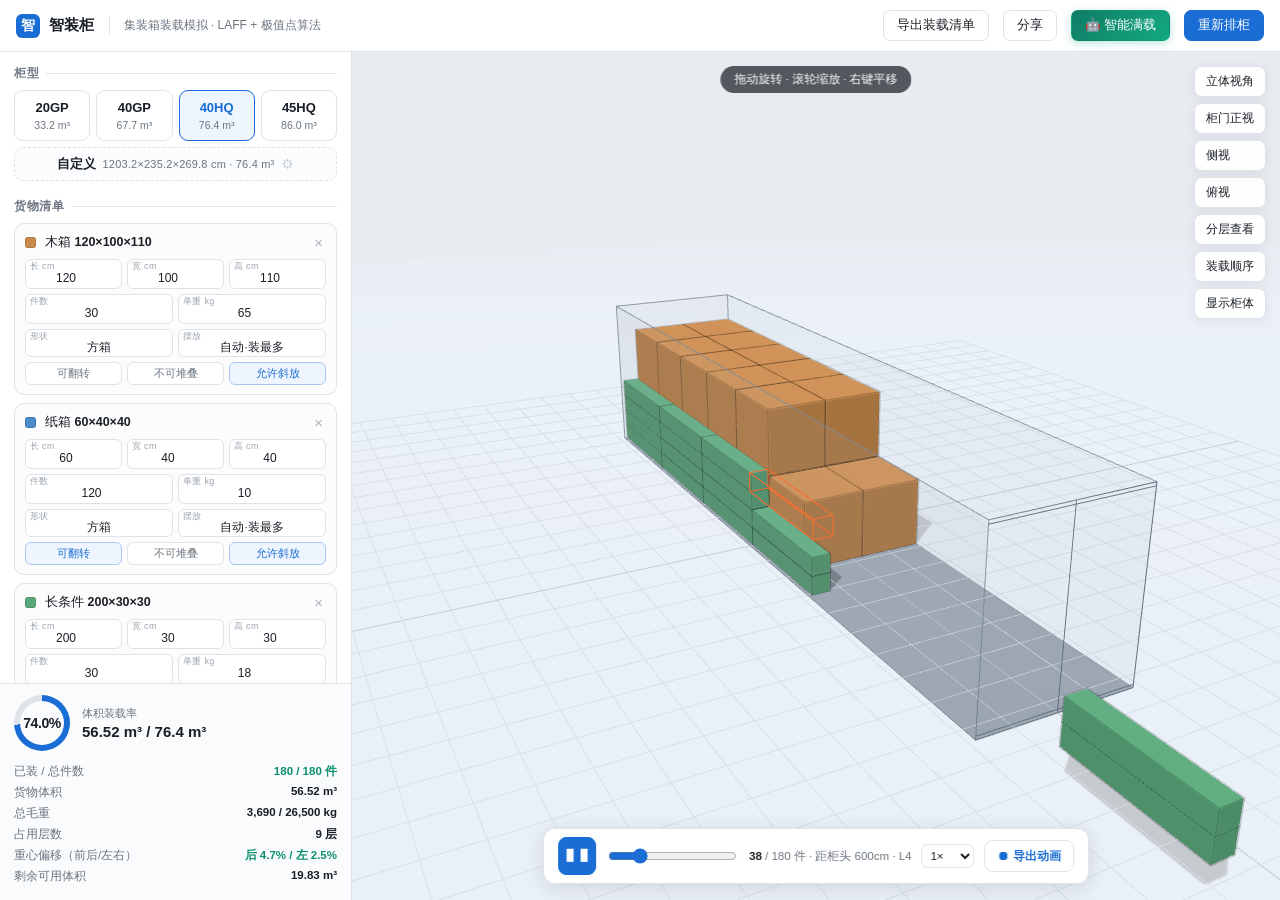
<file: index.html>
<!DOCTYPE html>
<html lang="zh-CN">
<head>
<meta charset="UTF-8">
<meta name="viewport" content="width=device-width, initial-scale=1.0, viewport-fit=cover">
<title>智装柜 · 集装箱装载模拟</title>
<meta name="description" content="智装柜 · 外贸集装箱 3D 装柜模拟：自动排柜、装载顺序、Excel 导入，手机浏览器直接打开。">
<meta name="theme-color" content="#1a6dd4">
<link rel="manifest" href="manifest.json">
<link rel="icon" type="image/svg+xml" href="icon.svg">
<link rel="apple-touch-icon" href="icon-192.png">
<meta name="apple-mobile-web-app-capable" content="yes">
<meta name="apple-mobile-web-app-status-bar-style" content="default">
<meta name="apple-mobile-web-app-title" content="智装柜">
<meta name="format-detection" content="telephone=no">
<link rel="stylesheet" href="css/app.css">
<script type="importmap">
{
  "imports": {
    "three": "./vendor/three.module.js",
    "three/addons/controls/OrbitControls.js": "./vendor/OrbitControls.js",
    "three/addons/geometries/RoundedBoxGeometry.js": "./vendor/RoundedBoxGeometry.js"
  }
}
</script>
</head>
<body>

<div id="boot"><div class="spin"></div><div class="msg">正在加载 3D 引擎…</div></div>

<header>
  <div class="logo"><span class="mark">智</span><span class="txt">智装柜</span></div>
  <span class="sub">集装箱装载模拟 · LAFF + 极值点算法</span>
  <div class="hbtns">
  <button class="hbtn only-d" id="csvBtn">导出装载清单</button>
  <button class="hbtn" id="shareBtn" title="生成可分享的方案链接">分享</button>
  <button class="hbtn smart" id="smartBtn" title="横竖侧立混排 + 重量均衡，自动装满整柜并演示装载"><span class="only-d">🤖 智能满载</span><span class="only-m">🤖 满载</span></button>
  <button class="hbtn primary" id="packBtn"><span class="only-d">重新排柜</span><span class="only-m">排柜</span></button>
  <button class="hbtn only-m" id="sheetBtn">清单</button>
  </div>
</header>

<main>
  <aside>
    <div class="sheet-hd"><span class="grab"></span><b>柜型与货物</b><button class="exp only-m" id="csvBtnM">导出清单</button><button class="shx" id="sheetClose">✕</button></div>
    <div class="aside-scroll">
      <div class="sec">
        <div class="sec-title">柜型</div>
        <div class="types" id="types"></div>
      </div>
      <div class="sec">
        <div class="sec-title">货物清单</div>
        <div id="items"></div>
        <div class="btnrow">
          <button class="addbtn" id="addItem">+ 添加货物</button>
          <button class="addbtn" id="importBtn">⇪ 导入表格</button>
        </div>
      </div>
      <div class="sec">
        <div class="sec-title">快速载入示例</div>
        <div class="presets" id="presets"></div>
      </div>
    </div>

    <div class="resultbar">
      <div class="util">
        <div class="ring" id="ring"><b id="utilVal">0%</b></div>
        <div class="util-info">
          <div class="lbl">体积装载率</div>
          <div class="big" id="utilBig">—</div>
        </div>
      </div>
      <div class="metric"><span>已装 / 总件数</span><b id="mCount">—</b></div>
      <div class="metric"><span>货物体积</span><b id="mVol">—</b></div>
      <div class="metric"><span>总毛重</span><b id="mWeight">—</b></div>
      <div class="metric"><span>占用层数</span><b id="mLayer">—</b></div>
      <div class="metric"><span>重心偏移（前后/左右）</span><b id="mCog">—</b></div>
      <div class="metric"><span>剩余可用体积</span><b id="mLeft">—</b></div>
    </div>
  </aside>

  <section class="stage">
    <canvas id="cv"></canvas>

    <div class="overlay mchip" id="mChip" title="点击编辑货物"><b id="mChipPct">—</b><span id="mChipCnt">—</span></div>

    <div class="overlay ov-layer" id="layerBox">
      <div class="t">查看层数：<b id="layerTxt">全部</b></div>
      <input type="range" id="layerRange" min="1" max="1" value="1">
    </div>

    <div class="overlay ov-order" id="orderBox">
      <div class="hd">装载顺序 <span id="orderSub"></span></div>
      <div class="list" id="orderList"></div>
    </div>

    <div class="overlay ov-tools">
      <button class="tool" data-view="iso">立体视角</button>
      <button class="tool" data-view="door">柜门正视</button>
      <button class="tool" data-view="side">侧视</button>
      <button class="tool" data-view="top">俯视</button>
      <button class="tool" id="layerToggle">分层查看</button>
      <button class="tool" id="orderToggle">装载顺序</button>
      <button class="tool" id="shellToggle">显示柜体</button>
    </div>

    <div class="overlay ov-warn" id="warnBox"><b id="warnTitle"></b><div class="detail" id="warnDetail"></div></div>

    <div class="overlay smart-card" id="smartCard">
      <div class="hd">🤖 智能满载报告<button class="x" id="smartCardX" title="关闭">✕</button></div>
      <div class="bar"><i id="scBar"></i></div>
      <div class="row"><span>体积装载率</span><b id="scRate">—</b></div>
      <div class="row"><span>装入件数</span><b id="scCount">—</b></div>
      <div class="row"><span>混排方向</span><b id="scMix">—</b></div>
      <div class="row"><span>重心偏移</span><b id="scCog">—</b></div>
      <div class="row"><span>排柜耗时</span><b id="scMs">—</b></div>
    </div>

    <div class="playbar overlay hide" id="playBar">
      <button class="pbtn main" id="playBtn" title="播放装载动画">▶</button>
      <input type="range" id="playRange" min="0" max="0" value="0">
      <div class="pinfo" id="playInfo">—</div>
      <select class="pspeed" id="playSpeed" title="播放速度">
        <option value="0.5">0.5×</option>
        <option value="1" selected>1×</option>
        <option value="2">2×</option>
        <option value="4">4×</option>
        <option value="8">8×</option>
      </select>
      <button class="pbtn exp" id="exportBtn" title="从空柜开始录制装载动画，导出视频文件">⏺ 导出动画</button>
    </div>

    <div class="ov-hint overlay" id="hint">拖动旋转 · 滚轮缩放 · 右键平移</div>

    <div class="empty3d" id="empty3d">
      <div class="big">📦</div>
      <div class="t">左侧选择柜型和货物，自动生成装柜方案</div>
      <div class="s">也可以点下方的示例快速试算</div>
    </div>
  </section>
</main>

<div class="scrim" id="scrim"></div>
<div id="toast"></div>

<!-- 自定义柜尺寸 -->
<div class="modal-bg" id="custModal">
  <div class="modal">
    <h3>自定义柜子内尺寸</h3>
    <p>填柜内净空（已扣除柜壁、门框），单位 cm。适合开顶柜、框架柜、铁路箱、非标特种柜。</p>
    <div class="cust-grid">
      <div class="fld"><label>内长 L（cm）</label><input id="custL" type="number" min="100" max="2000" step="0.5" inputmode="decimal"></div>
      <div class="fld"><label>内宽 W（cm）</label><input id="custW" type="number" min="100" max="400" step="0.5" inputmode="decimal"></div>
      <div class="fld"><label>内高 H（cm）</label><input id="custH" type="number" min="100" max="450" step="0.5" inputmode="decimal"></div>
      <div class="fld"><label>限重（kg）</label><input id="custP" type="number" min="0" max="60000" step="100" inputmode="numeric"></div>
    </div>
    <div class="cust-quick">
      <span>快捷填充</span>
      <button type="button" data-q="20GP">20GP</button>
      <button type="button" data-q="40GP">40GP</button>
      <button type="button" data-q="40HQ">40HQ</button>
      <button type="button" data-q="45HQ">45HQ</button>
      <button type="button" data-q="TRUCK">13m 平板车</button>
    </div>
    <div class="imp-msg" id="custMsg"></div>
    <div class="row">
      <button id="custCancel">取消</button>
      <button id="custApply" class="primary">应用并排柜</button>
    </div>
  </div>
</div>

<!-- 表格导入 -->
<div class="modal-bg" id="importModal">
  <div class="modal wide">
    <h3>表格导入货物</h3>
    <p>支持 Excel / CSV 文件，也可以直接从 Excel 复制粘贴。表头自动识别，中英文都行。</p>
    <div class="imp-row">
      <label class="filebtn">选择文件<input type="file" id="impFile" accept=".csv,.xlsx,.xls,.txt" hidden></label>
      <span class="fname" id="impFileName">未选择文件</span>
      <div class="spacer"></div>
      <span class="ulbl">单位</span>
      <select id="impUnit">
        <option value="auto" selected>自动识别</option>
        <option value="cm">cm（厘米）</option>
        <option value="mm">mm（毫米）</option>
        <option value="m">m（米）</option>
      </select>
    </div>
    <textarea id="impPaste" placeholder="或在此粘贴：从 Excel 选中区域 Ctrl+C，再 Ctrl+V 到这里…"></textarea>
    <div class="imp-hint">
      必需列：<code>品名</code> <code>长</code> <code>宽</code> <code>高</code> <code>数量</code> <code>单重</code>（kg）<br>
      可选列：<code>可翻转</code>、<code>不可堆叠</code>（填 是/否 或 1/0）<br>
      表头写法随意：<code>长(cm)</code>、<code>Length</code>、<code>外箱长</code> 都能认。
    </div>
    <div class="imp-msg" id="impMsg"></div>
    <div class="row">
      <button id="tplBtn">下载模板</button>
      <button id="impCancel">取消</button>
      <button class="primary" id="impOk">导入</button>
    </div>
  </div>
</div>

<script type="module" src="js/app.js"></script>
<script>
  // 模块加载失败（网络 / 直接双击打开 file://）时给出提示，而不是一直转圈
  setTimeout(function () {
    if (window.__ZG_READY) return;
    var b = document.getElementById('boot');
    if (!b || b.style.display === 'none') return;
    b.classList.add('err');
    b.innerHTML = '<div class="msg"><b>初始化失败</b><br>3D 引擎加载超时。<br><br>请通过 http(s) 访问本页面（例如在目录下运行 <code>python3 -m http.server</code>），不要直接双击打开文件。</div>';
  }, 15000);
</script>
</body>
</html>
</file>
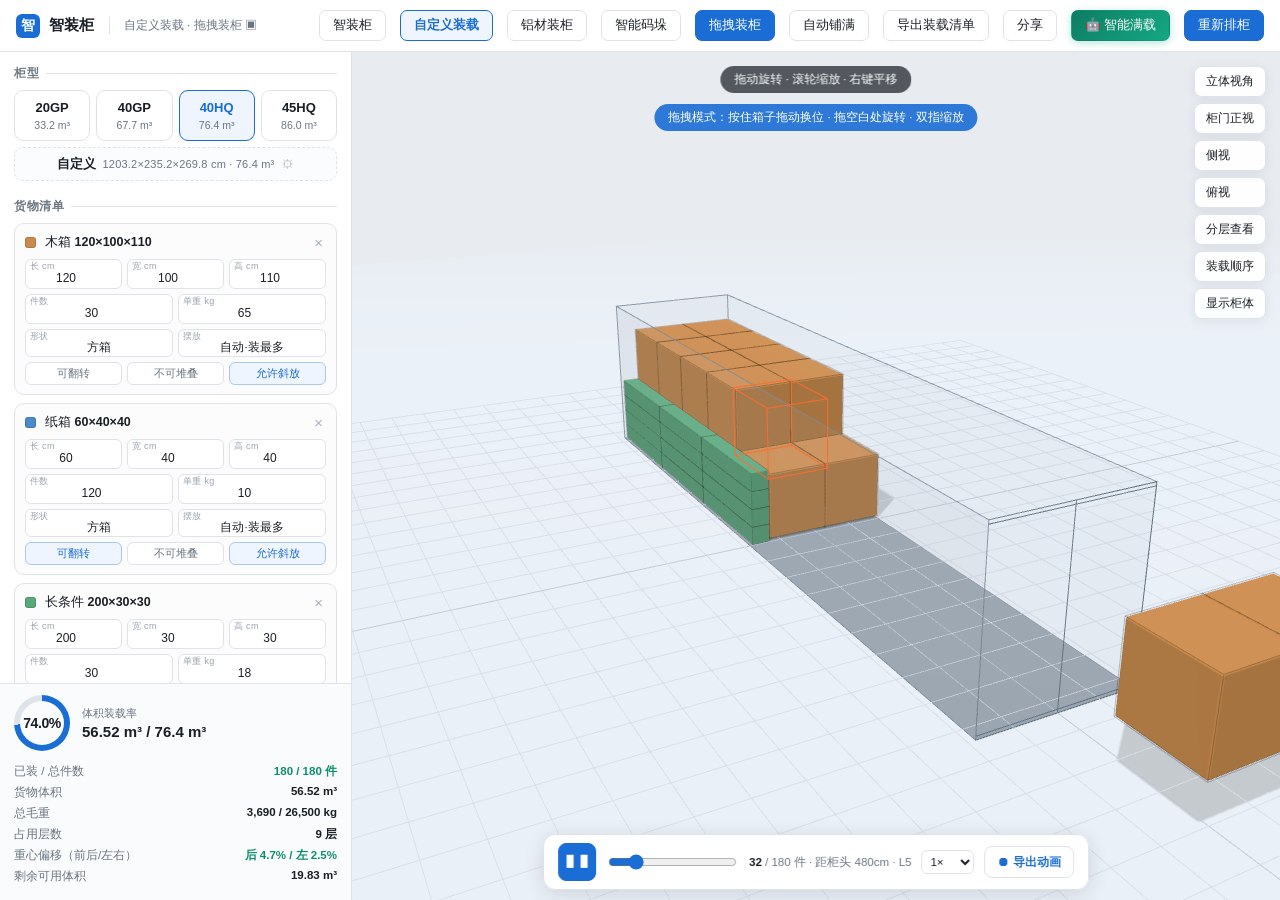
<file: custom-loader.html>
<!DOCTYPE html>
<html lang="zh-CN">
<head>
<meta charset="UTF-8">
<meta name="viewport" content="width=device-width, initial-scale=1.0, viewport-fit=cover">
<title>自定义装载 · 拖拽装柜 · 智装柜</title>
<meta name="description" content="智装柜自定义装载：3D 拖拽装柜、逐件上柜、自动铺满、智能满载，手机浏览器直接打开。">
<meta name="theme-color" content="#1a6dd4">
<link rel="manifest" href="manifest.json">
<link rel="icon" type="image/svg+xml" href="icon.svg">
<link rel="apple-touch-icon" href="icon-192.png">
<meta name="apple-mobile-web-app-capable" content="yes">
<meta name="apple-mobile-web-app-status-bar-style" content="default">
<meta name="apple-mobile-web-app-title" content="智装柜">
<meta name="format-detection" content="telephone=no">
<link rel="stylesheet" href="css/app.css">
<script type="importmap">
{
  "imports": {
    "three": "./vendor/three.module.js",
    "three/addons/controls/OrbitControls.js": "./vendor/OrbitControls.js",
    "three/addons/geometries/RoundedBoxGeometry.js": "./vendor/RoundedBoxGeometry.js"
  }
}
</script>

<style>
/* ===== 自定义装载页覆盖：品牌 / 待装面板 / 拖拽提示 / 安全距离 ===== */
.logo .mark{background:#1a6dd4;border-radius:6px}
header{overflow-x:auto;scrollbar-width:none}
header::-webkit-scrollbar{display:none}
header .hbtn,header .logo,header .sub{flex:0 0 auto}
.hbtn.nav.on{background:#eff5fe;border-color:#1a6dd4;color:#1a6dd4;font-weight:600}
.hbtn.drag.on{background:#1a6dd4;color:#fff;border-color:#1a6dd4}
/* 覆盖层不拦截 3D 操作：只有带交互的控件才接收指针，空白处/提示文字让给 OrbitControls */
.stage .overlay{pointer-events:none}
.stage .ov-tools,.stage .ov-layer,.stage .ov-order,.stage .playbar,.stage .smart-card,.stage .mchip{pointer-events:auto}
.stage .ov-warn{pointer-events:none}
#cv{touch-action:none}
.drag-hint{top:52px;left:50%;transform:translateX(-50%);background:rgba(26,109,212,.9);color:#fff;padding:6px 14px;border-radius:20px;font-size:11.5px;white-space:nowrap;display:none}
.drag-hint.show{display:block}
/* 待装货物行：品名 + 尺寸 + 余件数完整显示，按钮固定在右侧不遮字 */
.pend-row{display:flex;align-items:center;gap:8px;border:1px solid var(--border);border-radius:9px;padding:8px 9px;margin-bottom:6px;background:#fcfcfd}
.pend-info{flex:1;min-width:0}
.pend-info .nm{font-size:12.5px;font-weight:550;white-space:nowrap;overflow:hidden;text-overflow:ellipsis}
.pend-info .meta{font-size:11px;color:var(--muted);margin-top:1px}
.pend-info .meta b{color:var(--accent)}
.pend-btns{flex:0 0 auto;display:flex;gap:5px}
.pend-btns button{border:1px solid var(--border);background:#fff;border-radius:7px;padding:5px 9px;font-size:11.5px;white-space:nowrap}
.pend-btns button:hover:not(:disabled){border-color:var(--accent);color:var(--accent)}
.pend-btns button:disabled{opacity:.45;cursor:default}
.pend-tip{font-size:11px;color:var(--muted);line-height:1.6;margin-top:2px}
/* 底部安全距离：提醒框永远在播放条之上，含刘海屏安全区 */
.ov-warn{bottom:calc(84px + env(safe-area-inset-bottom, 0px));z-index:11}
.playbar{bottom:calc(10px + env(safe-area-inset-bottom, 0px))}
body{padding-bottom:env(safe-area-inset-bottom, 0px)}
@media (max-width:760px){
  .ov-warn{bottom:calc(84px + env(safe-area-inset-bottom, 0px));left:8px;right:8px}
  .drag-hint{top:48px;max-width:92vw;white-space:normal;text-align:center}
  .stage{padding-bottom:env(safe-area-inset-bottom, 0px)}
}
</style>
</head>
<body>

<div id="boot"><div class="spin"></div><div class="msg">正在加载 3D 引擎…</div></div>

<header>
  <div class="logo"><span class="mark">智</span><span class="txt">智装柜</span></div>
  <span class="sub">自定义装载 · 拖拽装柜 ▣</span>
  <div class="spacer"></div>
  <a class="hbtn nav only-d" href="index.html">智装柜</a>
  <a class="hbtn nav on" href="custom-loader.html" aria-current="page">自定义装载</a>
  <a class="hbtn nav only-d" href="alu-loader.html">铝材装柜</a>
  <a class="hbtn nav only-d" href="dapei.html">智能码垛</a>
  <button class="hbtn drag on" id="dragBtn" title="按住 3D 里的箱子拖动换位，拖空白处旋转视角">拖拽装柜</button>
  <button class="hbtn" id="autoBtn" title="用 LAFF + 极值点算法自动铺满整柜并播放装载动画">自动铺满</button>
  <button class="hbtn only-d" id="csvBtn">导出装载清单</button>
  <button class="hbtn only-d" id="shareBtn" title="生成可分享的方案链接">分享</button>
  <button class="hbtn smart" id="smartBtn" title="横竖侧立混排 + 重量均衡，自动装满整柜并演示装载"><span class="only-d">🤖 智能满载</span><span class="only-m">🤖 满载</span></button>
  <button class="hbtn primary" id="packBtn"><span class="only-d">重新排柜</span><span class="only-m">排柜</span></button>
  <button class="hbtn only-m" id="sheetBtn">清单</button>
</header>

<main>
  <aside>
    <div class="sheet-hd"><span class="grab"></span><b>柜型与货物</b><button class="exp only-m" id="csvBtnM">导出清单</button><button class="shx" id="sheetClose">✕</button></div>
    <div class="aside-scroll">
      <div class="sec">
        <div class="sec-title">柜型</div>
        <div class="types" id="types"></div>
      </div>
      <div class="sec">
        <div class="sec-title">货物清单</div>
        <div id="items"></div>
        <div class="btnrow">
          <button class="addbtn" id="addItem">+ 添加货物</button>
          <button class="addbtn" id="importBtn">⇪ 导入表格</button>
        </div>
      </div>
      <div class="sec">
        <div class="sec-title">待装货物 · 逐件上柜</div>
        <div id="pendingList"></div>
        <div class="btnrow">
          <button class="addbtn" id="undoBtn">↩ 撤销</button>
          <button class="addbtn" id="clearBtn">清空柜内</button>
        </div>
        <div class="pend-tip">点「放一件」把一件货放到当前最合适的空位；「铺一层」把同种货铺满当前一层。开着「拖拽装柜」时，也可直接在 3D 里按住箱子拖动换位（5cm 对齐，撞到别的货或没支撑会自动放回）。</div>
      </div>
      <div class="sec">
        <div class="sec-title">快速载入示例</div>
        <div class="presets" id="presets"></div>
      </div>
    </div>

    <div class="resultbar">
      <div class="util">
        <div class="ring" id="ring"><b id="utilVal">0%</b></div>
        <div class="util-info">
          <div class="lbl">体积装载率</div>
          <div class="big" id="utilBig">—</div>
        </div>
      </div>
      <div class="metric"><span>已装 / 总件数</span><b id="mCount">—</b></div>
      <div class="metric"><span>货物体积</span><b id="mVol">—</b></div>
      <div class="metric"><span>总毛重</span><b id="mWeight">—</b></div>
      <div class="metric"><span>占用层数</span><b id="mLayer">—</b></div>
      <div class="metric"><span>重心偏移（前后/左右）</span><b id="mCog">—</b></div>
      <div class="metric"><span>剩余可用体积</span><b id="mLeft">—</b></div>
    </div>
  </aside>

  <section class="stage">
    <canvas id="cv"></canvas>

    <div class="overlay mchip" id="mChip" title="点击编辑货物"><b id="mChipPct">—</b><span id="mChipCnt">—</span></div>

    <div class="overlay ov-layer" id="layerBox">
      <div class="t">查看层数：<b id="layerTxt">全部</b></div>
      <input type="range" id="layerRange" min="1" max="1" value="1">
    </div>

    <div class="overlay ov-order" id="orderBox">
      <div class="hd">装载顺序 <span id="orderSub"></span></div>
      <div class="list" id="orderList"></div>
    </div>

    <div class="overlay ov-tools">
      <button class="tool" data-view="iso">立体视角</button>
      <button class="tool" data-view="door">柜门正视</button>
      <button class="tool" data-view="side">侧视</button>
      <button class="tool" data-view="top">俯视</button>
      <button class="tool" id="layerToggle">分层查看</button>
      <button class="tool" id="orderToggle">装载顺序</button>
      <button class="tool" id="shellToggle">显示柜体</button>
    </div>

    <div class="overlay ov-warn" id="warnBox"><b id="warnTitle"></b><div class="detail" id="warnDetail"></div></div>

    <div class="overlay smart-card" id="smartCard">
      <div class="hd">🤖 智能满载报告<button class="x" id="smartCardX" title="关闭">✕</button></div>
      <div class="bar"><i id="scBar"></i></div>
      <div class="row"><span>体积装载率</span><b id="scRate">—</b></div>
      <div class="row"><span>装入件数</span><b id="scCount">—</b></div>
      <div class="row"><span>混排方向</span><b id="scMix">—</b></div>
      <div class="row"><span>重心偏移</span><b id="scCog">—</b></div>
      <div class="row"><span>排柜耗时</span><b id="scMs">—</b></div>
    </div>

    <div class="playbar overlay hide" id="playBar">
      <button class="pbtn main" id="playBtn" title="播放装载动画">▶</button>
      <input type="range" id="playRange" min="0" max="0" value="0">
      <div class="pinfo" id="playInfo">—</div>
      <select class="pspeed" id="playSpeed" title="播放速度">
        <option value="0.5">0.5×</option>
        <option value="1" selected>1×</option>
        <option value="2">2×</option>
        <option value="4">4×</option>
        <option value="8">8×</option>
      </select>
      <button class="pbtn exp" id="exportBtn" title="从空柜开始录制装载动画，导出视频文件">⏺ 导出动画</button>
    </div>

    <div class="ov-hint overlay" id="hint">拖动旋转 · 滚轮缩放 · 右键平移</div>
    <div class="drag-hint overlay" id="dragHint">拖拽模式：按住箱子拖动换位 · 拖空白处旋转 · 双指缩放</div>

    <div class="empty3d" id="empty3d">
      <div class="big">📦</div>
      <div class="t">左侧选择柜型和货物，自动生成装柜方案</div>
      <div class="s">也可以点下方的示例快速试算</div>
    </div>
  </section>
</main>

<div class="scrim" id="scrim"></div>
<div id="toast"></div>

<!-- 自定义柜尺寸 -->
<div class="modal-bg" id="custModal">
  <div class="modal">
    <h3>自定义柜子内尺寸</h3>
    <p>填柜内净空（已扣除柜壁、门框），单位 cm。适合开顶柜、框架柜、铁路箱、非标特种柜。</p>
    <div class="cust-grid">
      <div class="fld"><label>内长 L（cm）</label><input id="custL" type="number" min="100" max="2000" step="0.5" inputmode="decimal"></div>
      <div class="fld"><label>内宽 W（cm）</label><input id="custW" type="number" min="100" max="400" step="0.5" inputmode="decimal"></div>
      <div class="fld"><label>内高 H（cm）</label><input id="custH" type="number" min="100" max="450" step="0.5" inputmode="decimal"></div>
      <div class="fld"><label>限重（kg）</label><input id="custP" type="number" min="0" max="60000" step="100" inputmode="numeric"></div>
    </div>
    <div class="cust-quick">
      <span>快捷填充</span>
      <button type="button" data-q="20GP">20GP</button>
      <button type="button" data-q="40GP">40GP</button>
      <button type="button" data-q="40HQ">40HQ</button>
      <button type="button" data-q="45HQ">45HQ</button>
      <button type="button" data-q="TRUCK">13m 平板车</button>
    </div>
    <div class="imp-msg" id="custMsg"></div>
    <div class="row">
      <button id="custCancel">取消</button>
      <button id="custApply" class="primary">应用并排柜</button>
    </div>
  </div>
</div>

<!-- 表格导入 -->
<div class="modal-bg" id="importModal">
  <div class="modal wide">
    <h3>表格导入货物</h3>
    <p>支持 Excel / CSV 文件，也可以直接从 Excel 复制粘贴。表头自动识别，中英文都行。</p>
    <div class="imp-row">
      <label class="filebtn">选择文件<input type="file" id="impFile" accept=".csv,.xlsx,.xls,.txt" hidden></label>
      <span class="fname" id="impFileName">未选择文件</span>
      <div class="spacer"></div>
      <span class="ulbl">单位</span>
      <select id="impUnit">
        <option value="auto" selected>自动识别</option>
        <option value="cm">cm（厘米）</option>
        <option value="mm">mm（毫米）</option>
        <option value="m">m（米）</option>
      </select>
    </div>
    <textarea id="impPaste" placeholder="或在此粘贴：从 Excel 选中区域 Ctrl+C，再 Ctrl+V 到这里…"></textarea>
    <div class="imp-hint">
      必需列：<code>品名</code> <code>长</code> <code>宽</code> <code>高</code> <code>数量</code> <code>单重</code>（kg）<br>
      可选列：<code>可翻转</code>、<code>不可堆叠</code>（填 是/否 或 1/0）<br>
      表头写法随意：<code>长(cm)</code>、<code>Length</code>、<code>外箱长</code> 都能认。
    </div>
    <div class="imp-msg" id="impMsg"></div>
    <div class="row">
      <button id="tplBtn">下载模板</button>
      <button id="impCancel">取消</button>
      <button class="primary" id="impOk">导入</button>
    </div>
  </div>
</div>

<script type="module" src="js/custom.js"></script>
<script>
  // 模块加载失败（网络 / 直接双击打开 file://）时给出提示，而不是一直转圈
  setTimeout(function () {
    if (window.__ZG_READY) return;
    var b = document.getElementById('boot');
    if (!b || b.style.display === 'none') return;
    b.classList.add('err');
    b.innerHTML = '<div class="msg"><b>初始化失败</b><br>3D 引擎加载超时。<br><br>请通过 http(s) 访问本页面（例如在目录下运行 <code>python3 -m http.server</code>），不要直接双击打开文件。</div>';
  }, 15000);
</script>
</body>
</html>
</file>
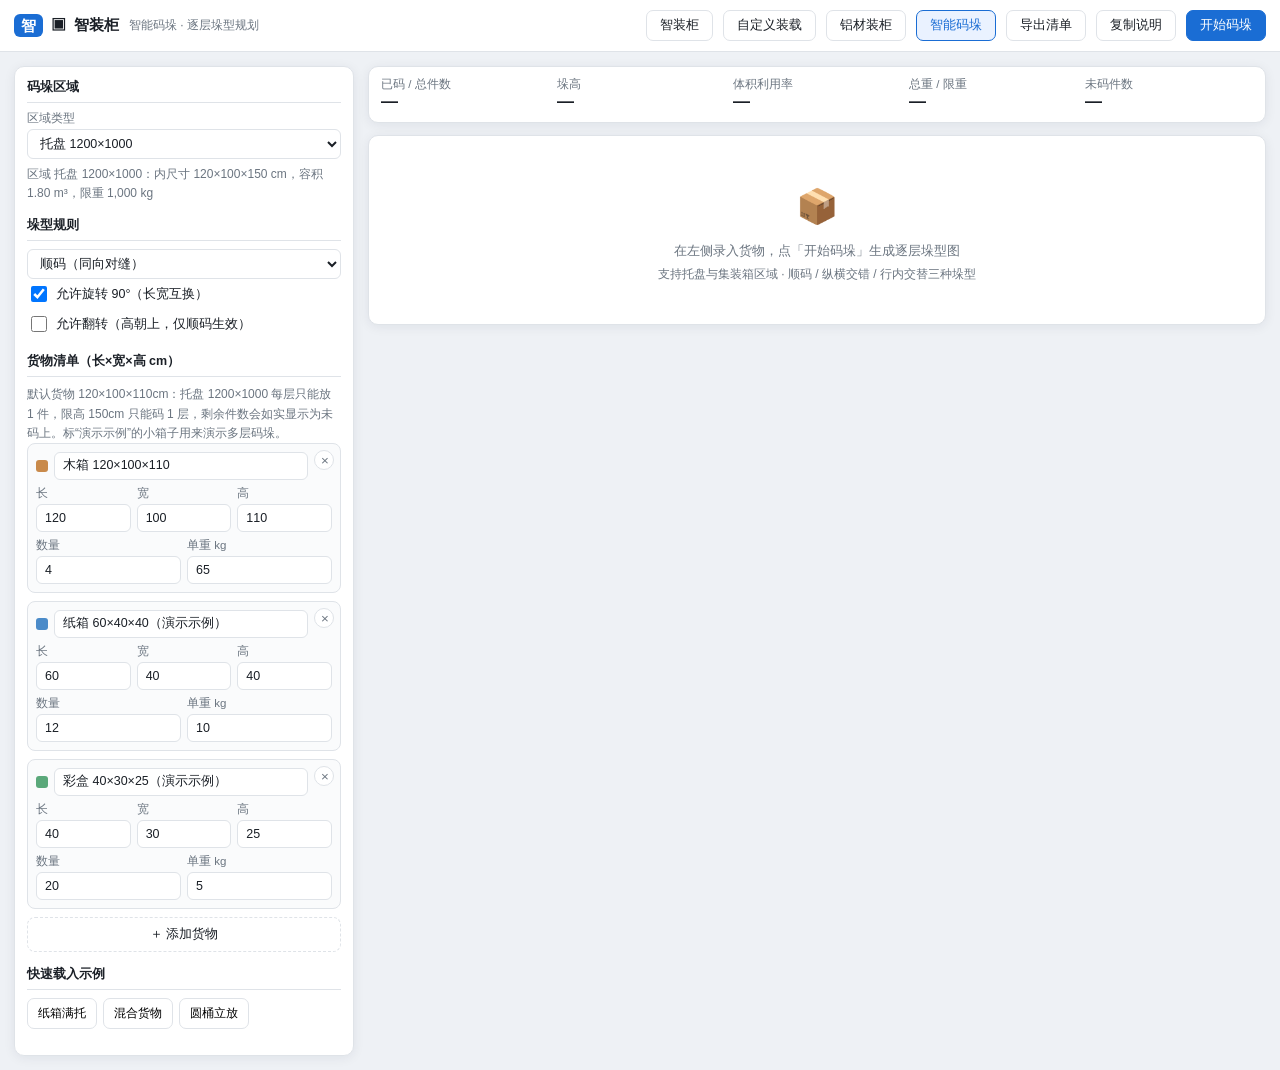
<file: dapei.html>
<!DOCTYPE html>
<html lang="zh-CN">
<head>
<meta charset="UTF-8">
<meta name="viewport" content="width=device-width, initial-scale=1.0, viewport-fit=cover">
<title>智能码垛 · 逐层垛型规划 · 智装柜</title>
<meta name="description" content="集装箱/托盘智能码垛：规则垛型逐层码放，输出每层俯视图与码放说明。">
<meta name="theme-color" content="#1a6dd4">
<style>
:root{--bg:#eef1f5;--panel:#fff;--border:#dfe3e8;--text:#1a1f26;--muted:#6b7580;--accent:#1a6dd4;--accent2:#0d8f6f;--warn:#c4790a;--err:#d13b3b;--shadow:0 2px 12px rgba(20,30,50,.07)}
*{box-sizing:border-box;-webkit-tap-highlight-color:transparent}
body{margin:0;background:var(--bg);color:var(--text);font-family:-apple-system,BlinkMacSystemFont,"Segoe UI","Microsoft YaHei",sans-serif;font-size:13px}
header{height:52px;display:flex;align-items:center;gap:10px;padding:0 14px;background:var(--panel);border-bottom:1px solid var(--border);position:sticky;top:0;z-index:20;flex-wrap:wrap}
.logo{display:flex;align-items:center;gap:8px;font-weight:600;font-size:15px}
.logo .mark{background:#1a6dd4;color:#fff;border-radius:6px;padding:1px 7px;font-size:15px;line-height:1.4}
.sub{color:var(--muted);font-size:12px}
.spacer{flex:1}
.hbtn{border:1px solid var(--border);background:#fff;color:var(--text);padding:6px 13px;border-radius:7px;font-size:12.5px;cursor:pointer;text-decoration:none;display:inline-flex;align-items:center;gap:4px}
.hbtn:hover{background:#f4f6f9;border-color:#c9d0d8}
.hbtn.primary{background:var(--accent);color:#fff;border-color:var(--accent);font-weight:500}
.hbtn.primary:hover{background:#155bb5}
.hbtn.on{color:var(--accent);border-color:var(--accent);background:#eaf2ff}
main{display:flex;gap:14px;align-items:flex-start;padding:14px;max-width:1280px;margin:0 auto}
aside{width:340px;flex:0 0 340px;background:var(--panel);border:1px solid var(--border);border-radius:10px;box-shadow:var(--shadow);padding:12px;position:sticky;top:66px}
.sec{margin-bottom:14px}
.sec>b{display:block;font-size:12.5px;margin-bottom:8px}
.sec>b:after{content:'';display:block;height:1px;background:var(--border);margin-top:6px}
label.f{display:block;font-size:11.5px;color:var(--muted);margin-bottom:3px}
select,input[type=text],input[type=number]{width:100%;padding:6px 8px;border:1px solid var(--border);border-radius:6px;font-size:12.5px;background:#fff;color:var(--text);outline:none}
select:focus,input:focus{border-color:var(--accent)}
.grid3{display:grid;grid-template-columns:1fr 1fr 1fr;gap:6px}
.grid2{display:grid;grid-template-columns:1fr 1fr;gap:6px}
.note{font-size:12px;color:var(--muted);margin-top:6px;line-height:1.6}
.chk{display:flex;gap:6px;align-items:center;font-size:12.5px;padding:4px 0}
.chk input{width:16px;height:16px}
.item{border:1px solid var(--border);border-radius:8px;padding:8px;margin-bottom:8px;background:#fafbfc;position:relative}
.item .del{position:absolute;top:6px;right:6px;width:20px;height:20px;line-height:18px;text-align:center;border:1px solid var(--border);background:#fff;border-radius:50%;cursor:pointer;color:var(--muted)}
.item .del:hover{color:var(--err);border-color:var(--err)}
.item .nm{display:flex;gap:6px;align-items:center;margin-bottom:6px;padding-right:24px}
.dot{width:12px;height:12px;border-radius:3px;flex:none}
.item .nm input{flex:1}
.addbtn{width:100%;padding:8px;border:1px dashed var(--border);background:#fff;border-radius:8px;cursor:pointer;font-size:12.5px;color:var(--text)}
.addbtn:hover{border-color:var(--accent);color:var(--accent)}
.presets{display:flex;gap:6px;flex-wrap:wrap}
.presets button{padding:6px 10px;border:1px solid var(--border);background:#fff;border-radius:7px;cursor:pointer;font-size:12px}
.presets button:hover{border-color:var(--accent);color:var(--accent)}
.stage{flex:1;min-width:0}
.sumbar{display:flex;gap:8px;flex-wrap:wrap;background:var(--panel);border:1px solid var(--border);border-radius:10px;box-shadow:var(--shadow);padding:10px 12px;margin-bottom:12px}
.sumbar .m{flex:1;min-width:110px}
.sumbar .m span{display:block;font-size:11.5px;color:var(--muted)}
.sumbar .m b{font-size:17px}
.sumbar .m b.warn{color:var(--warn)}
.card{background:var(--panel);border:1px solid var(--border);border-radius:10px;box-shadow:var(--shadow);padding:12px;margin-bottom:12px}
.card h3{margin:0 0 8px;font-size:13.5px}
.card canvas{width:100%;display:block;border:1px solid var(--border);border-radius:8px;background:#f7f9fb}
.animbar{display:flex;gap:8px;align-items:center;margin-top:8px;flex-wrap:wrap}
.animbar button{padding:6px 12px;border:1px solid var(--border);background:#fff;border-radius:7px;cursor:pointer;font-size:12.5px}
.animbar button.primary{background:var(--accent);color:#fff;border-color:var(--accent)}
.animbar input[type=range]{flex:1;min-width:120px}
.empty{text-align:center;color:var(--muted);padding:38px 16px;line-height:1.9}
.empty .big{font-size:34px}
.layer{margin-bottom:12px}
.layer .lh{display:flex;gap:8px;align-items:baseline;flex-wrap:wrap;margin-bottom:6px}
.layer .lh b{font-size:13.5px}
.layer .lh span{font-size:12px;color:var(--muted)}
.layer .meta{font-size:12px;color:var(--muted);margin-top:6px;line-height:1.7}
.steps{margin:0;padding-left:18px;line-height:1.9;font-size:12.5px}
.steps li b{color:var(--accent)}
#toast{position:fixed;left:50%;transform:translateX(-50%);bottom:22px;background:#101828;color:#fff;padding:10px 16px;border-radius:999px;z-index:99;display:none;max-width:92vw;text-align:center}
@media(max-width:900px){main{flex-direction:column;padding-bottom:calc(96px + env(safe-area-inset-bottom))}aside{width:100%;flex:none;position:static}}
#toast{bottom:calc(22px + env(safe-area-inset-bottom))}
</style>
</head>
<body>
<header>
  <div class="logo"><span class="mark">智</span><span aria-hidden="true">▣</span><span class="txt">智装柜</span></div>
  <span class="sub">智能码垛 · 逐层垛型规划</span>
  <div class="spacer"></div>
  <a class="hbtn" href="index.html">智装柜</a>
  <a class="hbtn" href="custom-loader.html">自定义装载</a>
  <a class="hbtn" href="alu-loader.html">铝材装柜</a>
  <a class="hbtn on" href="dapei.html">智能码垛</a>
  <button class="hbtn" id="csvBtn">导出清单</button>
  <button class="hbtn" id="copyBtn">复制说明</button>
  <button class="hbtn primary" id="runBtn">开始码垛</button>
</header>
<main>
<aside>
  <div class="sec">
    <b>码垛区域</b>
    <label class="f">区域类型</label>
    <select id="rgSel">
      <option value="P1200" selected>托盘 1200×1000</option>
      <option value="P1100">托盘 1100×1100</option>
      <option value="P1208">托盘 1200×800</option>
      <option value="40HQ">40HQ 40尺高柜</option>
      <option value="40GP">40GP 40尺普柜</option>
      <option value="20GP">20GP 20尺普柜</option>
      <option value="TRUCK">13 米平板车</option>
      <option value="CUSTOM">自定义区域</option>
    </select>
    <div id="rgCust" style="display:none;margin-top:6px">
      <div class="grid3">
        <div><label class="f">长 cm</label><input type="number" id="rgL" value="120"></div>
        <div><label class="f">宽 cm</label><input type="number" id="rgW" value="100"></div>
        <div><label class="f">高 cm</label><input type="number" id="rgH" value="150"></div>
      </div>
      <div class="grid2" style="margin-top:6px">
        <div><label class="f">限重 kg（0=不限）</label><input type="number" id="rgP" value="1000"></div>
        <div></div>
      </div>
    </div>
    <div class="note" id="rgInfo"></div>
  </div>
  <div class="sec">
    <b>垛型规则</b>
    <select id="modeSel">
      <option value="align" selected>顺码（同向对缝）</option>
      <option value="cross">纵横交错（层间 90° 交替）</option>
      <option value="rowalt">行内交替（相邻行旋转 90°）</option>
    </select>
    <label class="chk"><input type="checkbox" id="rotChk" checked> 允许旋转 90°（长宽互换）</label>
    <label class="chk"><input type="checkbox" id="flipChk"> 允许翻转（高朝上，仅顺码生效）</label>
  </div>
  <div class="sec">
    <b>货物清单（长×宽×高 cm）</b>
    <div class="note">默认货物 120×100×110cm：托盘 1200×1000 每层只能放 1 件，限高 150cm 只能码 1 层，剩余件数会如实显示为未码上。标“演示示例”的小箱子用来演示多层码垛。</div>
    <div id="items"></div>
    <button class="addbtn" id="addBtn">＋ 添加货物</button>
  </div>
  <div class="sec">
    <b>快速载入示例</b>
    <div class="presets">
      <button data-pre="pallet">纸箱满托</button>
      <button data-pre="mixed">混合货物</button>
      <button data-pre="drum">圆桶立放</button>
    </div>
  </div>
</aside>
<section class="stage">
  <div class="sumbar" id="sumbar">
    <div class="m"><span>已码 / 总件数</span><b id="sCount">—</b></div>
    <div class="m"><span>垛高</span><b id="sHeight">—</b></div>
    <div class="m"><span>体积利用率</span><b id="sUtil">—</b></div>
    <div class="m"><span>总重 / 限重</span><b id="sWt">—</b></div>
    <div class="m"><span>未码件数</span><b id="sLeft">—</b></div>
  </div>
  <div class="card" id="animCard" style="display:none">
    <h3>码垛动画 · 侧视逐层叠放</h3>
    <canvas id="animCv" width="640" height="300"></canvas>
    <div class="animbar">
      <button class="primary" id="animPlay">▶ 播放</button>
      <button id="animReplay">↺ 重播</button>
      <input type="range" id="animProg" min="0" max="0" value="0">
      <span id="animInfo" style="font-size:12px;color:var(--muted)">—</span>
      <select id="animSpeed" style="width:80px"><option value="1" selected>1×</option><option value="0.5">0.5×</option><option value="2">2×</option><option value="4">4×</option></select>
    </div>
  </div>
  <div id="layers"></div>
  <div class="card" id="stepsCard" style="display:none">
    <h3>码放说明</h3>
    <ol class="steps" id="steps"></ol>
  </div>
  <div class="card empty" id="empty">
    <div class="big">📦</div>
    <div>在左侧录入货物，点「开始码垛」生成逐层垛型图</div>
    <div style="font-size:12px">支持托盘与集装箱区域 · 顺码 / 纵横交错 / 行内交替三种垛型</div>
  </div>
</section>
</main>
<div id="toast"></div>
<script>
var REGIONS={
 P1200:{label:'托盘 1200×1000',L:120,W:100,H:150,payload:1000},
 P1100:{label:'托盘 1100×1100',L:110,W:110,H:150,payload:1000},
 P1208:{label:'托盘 1200×800',L:120,W:80,H:150,payload:800},
 '40HQ':{label:'40HQ 40尺高柜',L:1203.2,W:235.2,H:269.8,payload:26500},
 '40GP':{label:'40GP 40尺普柜',L:1203.2,W:235.2,H:239.3,payload:26500},
 '20GP':{label:'20GP 20尺普柜',L:589.8,W:235.2,H:239.3,payload:28200},
 TRUCK:{label:'13 米平板车',L:1300,W:240,H:270,payload:30000},
 CUSTOM:{label:'自定义区域',L:120,W:100,H:150,payload:1000}
};
var PALETTE=['#c98a4b','#4b8bc9','#5aa87a','#b06a9e','#c9a34b','#7a7ac9','#c96b5a','#4ba3a8'];
// 默认货物：用户定的 120×100×110cm。120×100cm 的箱子在一块 1200×1000 托盘上每层只能放 1 件，
// 110cm 高在 150cm 限高内只能码 1 层——这是按真实尺寸算出的结果，不是程序错。
// 下面两组小尺寸箱子是演示示例（已在品名里标明），用来演示多层码垛。
var items=[
 {name:'木箱 120×100×110',l:120,w:100,h:110,qty:4,wt:65},
 {name:'纸箱 60×40×40（演示示例）',l:60,w:40,h:40,qty:12,wt:10},
 {name:'彩盒 40×30×25（演示示例）',l:40,w:30,h:25,qty:20,wt:5}
];
var lastPlan=null, animTimer=null, animShown=0, animPlaying=false;
function $(id){return document.getElementById(id)}
function toast(t){var e=$('toast');e.textContent=t;e.style.display='block';setTimeout(function(){e.style.display='none'},2200)}
function region(){
 var k=$('rgSel').value;
 if(k==='CUSTOM')return {label:'自定义区域',L:+$('rgL').value||120,W:+$('rgW').value||100,H:+$('rgH').value||150,payload:+$('rgP').value||0};
 return REGIONS[k];
}
function syncInfo(){
 var r=region();
 $('rgCust').style.display=$('rgSel').value==='CUSTOM'?'block':'none';
 $('rgInfo').textContent='区域 '+r.label+'：内尺寸 '+r.L+'×'+r.W+'×'+r.H+' cm，容积 '+(r.L*r.W*r.H/1e6).toFixed(2)+' m³'+(r.payload?'，限重 '+r.payload.toLocaleString()+' kg':'，不限重');
}
function renderItems(){
 var html='';
 items.forEach(function(it,i){
  html+='<div class="item"><button class="del" data-del="'+i+'" title="删除">×</button>'
   +'<div class="nm"><span class="dot" style="background:'+PALETTE[i%PALETTE.length]+'"></span><input type="text" data-i="'+i+'" data-k="name" value="'+it.name+'"></div>'
   +'<div class="grid3"><div><label class="f">长</label><input type="number" data-i="'+i+'" data-k="l" value="'+it.l+'"></div>'
   +'<div><label class="f">宽</label><input type="number" data-i="'+i+'" data-k="w" value="'+it.w+'"></div>'
   +'<div><label class="f">高</label><input type="number" data-i="'+i+'" data-k="h" value="'+it.h+'"></div></div>'
   +'<div class="grid2" style="margin-top:6px"><div><label class="f">数量</label><input type="number" data-i="'+i+'" data-k="qty" value="'+it.qty+'"></div>'
   +'<div><label class="f">单重 kg</label><input type="number" data-i="'+i+'" data-k="wt" value="'+it.wt+'"></div></div></div>';
 });
 $('items').innerHTML=html;
 document.querySelectorAll('#items input').forEach(function(inp){
  inp.addEventListener('change',function(){
   var i=+inp.dataset.i,k=inp.dataset.k;
   items[i][k]=(k==='name')?inp.value:(+inp.value||0);
  });
 });
 document.querySelectorAll('[data-del]').forEach(function(b){
  b.addEventListener('click',function(){items.splice(+b.dataset.del,1);renderItems()});
 });
}
function orient(it,layerIdx,rowIdx,mode){
 var rot=$('rotChk').checked;
 var l=it.l,w=it.w;
 function sw(longAlong){ // longAlong=true: 长边沿区域长边
  if(!rot)return [l,w];
  if(longAlong)return l>=w?[l,w]:[w,l];
  return l>=w?[w,l]:[l,w];
 }
 if(mode==='cross')return sw(layerIdx%2===0);
 if(mode==='rowalt')return sw(rowIdx%2===0);
 return sw(true);
}
function plan(){
 var r=region(),mode=$('modeSel').value;
 var units=[];
 items.forEach(function(it,ci){
  for(var n=0;n<Math.min(it.qty,600);n++)units.push({ci:ci,l:it.l,w:it.w,h:it.h,wt:it.wt,name:it.name});
 });
 // 层内先放大件：按占地面积降序
 units.sort(function(a,b){return (b.l*b.w)-(a.l*a.w)||(b.h-a.h)});
 var layers=[],curH=0,totalWt=0,placed=0;
 var pool=units.slice();
 var flipOn=$('flipChk').checked&&mode==='align';
 while(pool.length){
  // 本层层高 = 剩余货物里第一件“高度还能放进剩余限高”的货的高度。
  // （修：以前直接取第一件，120×100×110 的大箱放不进剩余 40cm 时就整垛停了，
  //  后面的小箱明明能码也不码。改后会跳过放不下的大箱，先码小箱。）
  var layerH=0;
  for(var fi=0;fi<pool.length;fi++){ if(curH+pool[fi].h<=r.H){ layerH=pool[fi].h; break; } }
  if(!layerH)break;
  var boxes=[],x=0,y=0,rowD=0,rowIdx=0,layerWt=0,used=[];
  for(var i=0;i<pool.length;i++){
   var u=pool[i];
   var h=u.h;
   if(flipOn&&u.l!==u.h){/* 翻转仅在顺码且能放下时用长边作高，层高不变 */ }
   if(h>layerH)continue; // 高于本层层高的货留到下一层
   if(r.payload&&totalWt+layerWt+u.wt>r.payload)continue;
   var d=orient(u,layers.length,rowIdx,mode);
   var dx=d[0],dy=d[1];
   if(x+dx>r.L+1e-6){ y+=rowD; x=0; rowD=0; rowIdx++; d=orient(u,layers.length,rowIdx,mode); dx=d[0]; dy=d[1]; }
   if(x+dx>r.L+1e-6||y+dy>r.W+1e-6)continue;
   boxes.push({x:x,y:y,dx:dx,dy:dy,ci:u.ci,name:u.name,wt:u.wt,h:h,mode:(dx===u.l&&dy===u.w)?'长边顺长':'换面（'+dx+'×'+dy+'）'});
   used.push(i); x+=dx; if(dy>rowD)rowD=dy; layerWt+=u.wt;
  }
  if(!boxes.length)break;
  used.sort(function(a,b){return b-a}).forEach(function(ix){pool.splice(ix,1)});
  layers.push({h:layerH,boxes:boxes,wt:layerWt});
  curH+=layerH; totalWt+=layerWt; placed+=boxes.length;
 }
 var vol=0; layers.forEach(function(L){L.boxes.forEach(function(b){vol+=b.dx*b.dy*b.h/1e6})});
 return {region:r,mode:mode,layers:layers,placed:placed,qty:units.length,vol:vol,util:vol/(r.L*r.W*r.H/1e6)*100,wt:totalWt,height:curH,unplaced:units.length-placed};
}
function drawLayer(cv,layer,r){
 var ctx=cv.getContext('2d');
 var pad=8,W=cv.width,H=cv.height;
 var sc=Math.min((W-pad*2)/r.L,(H-pad*2)/r.W);
 var ox=(W-r.L*sc)/2,oy=(H-r.W*sc)/2;
 ctx.clearRect(0,0,W,H);
 ctx.fillStyle='#eef1f5';ctx.fillRect(0,0,W,H);
 ctx.strokeStyle='#1a6dd4';ctx.lineWidth=2;ctx.strokeRect(ox,oy,r.L*sc,r.W*sc);
 ctx.fillStyle='#dbe7f7';ctx.fillRect(ox,oy,r.L*sc,r.W*sc);
 layer.boxes.forEach(function(b,i){
  ctx.fillStyle=PALETTE[b.ci%PALETTE.length];
  ctx.globalAlpha=.85;ctx.fillRect(ox+b.x*sc,oy+b.y*sc,b.dx*sc,b.dy*sc);ctx.globalAlpha=1;
  ctx.strokeStyle='#fff';ctx.lineWidth=1;ctx.strokeRect(ox+b.x*sc,oy+b.y*sc,b.dx*sc,b.dy*sc);
  if(b.dx*sc>26&&b.dy*sc>16){ctx.fillStyle='#fff';ctx.font='bold 11px sans-serif';ctx.textAlign='center';ctx.textBaseline='middle';ctx.fillText(String(i+1),ox+(b.x+b.dx/2)*sc,oy+(b.y+b.dy/2)*sc);}
 });
 ctx.fillStyle='#6b7580';ctx.font='11px sans-serif';ctx.textAlign='left';ctx.textBaseline='top';
 ctx.fillText('长 '+r.L+' cm →',ox,oy+r.W*sc+2);
}
function modeName(m){return m==='cross'?'纵横交错':(m==='rowalt'?'行内交替':'顺码')}
function run(){
 if(!items.length){toast('请先添加货物');return}
 var p=plan(); lastPlan=p;
 $('empty').style.display='none';$('stepsCard').style.display='block';$('animCard').style.display='block';
 $('sCount').textContent=p.placed+' / '+p.qty;
 $('sHeight').textContent=p.height+' cm（'+p.layers.length+' 层）';
 $('sUtil').textContent=p.util.toFixed(1)+'%';
 $('sWt').textContent=Math.round(p.wt).toLocaleString()+(p.region.payload?' / '+p.region.payload.toLocaleString():'')+' kg';
 var sl=$('sLeft'); sl.textContent=p.unplaced+' 件'; sl.className=p.unplaced?'warn':'';
 if(p.unplaced)toast('限高/限重已满，剩余 '+p.unplaced+' 件未码上');
 var wrap=$('layers'); wrap.innerHTML='';
 p.layers.forEach(function(L,li){
  var div=document.createElement('div');div.className='card layer';
  var counts={};L.boxes.forEach(function(b){counts[b.name]=(counts[b.name]||0)+1});
  var detail=Object.keys(counts).map(function(k){return k+'×'+counts[k]}).join('，');
  div.innerHTML='<div class="lh"><b>第 '+(li+1)+' 层</b><span>层高 '+L.h+' cm · '+L.boxes.length+' 件 · '+Math.round(L.wt)+' kg · '+modeName(p.mode)+'</span></div>'
   +'<canvas width="640" height="'+Math.max(180,Math.round(640*p.region.W/p.region.L))+'"></canvas>'
   +'<div class="meta">'+detail+'</div>';
  wrap.appendChild(div);
  drawLayer(div.querySelector('canvas'),L,p.region);
 });
 var steps='';
 p.layers.forEach(function(L,li){
  var counts={};L.boxes.forEach(function(b){counts[b.name]=(counts[b.name]||0)+1});
  var detail=Object.keys(counts).map(function(k){return k+'×'+counts[k]}).join('、');
  var first=L.boxes[0];
  steps+='<li><b>第 '+(li+1)+' 层</b>（高 '+L.h+' cm）：'+detail+'，'+modeName(p.mode)+'，垛起点（0,0），重 '+Math.round(L.wt)+' kg。</li>';
 });
 if(p.unplaced)steps+='<li><b>未码上 '+p.unplaced+' 件</b>：已达'+(p.region.payload?'限重 '+p.region.payload.toLocaleString()+' kg':'区域限高 '+p.region.H+' cm')+'，请换大托盘/分两垛，或减少数量。</li>';
 $('steps').innerHTML=steps;
 // 动画
 var flat=[];p.layers.forEach(function(L,li){L.boxes.forEach(function(b){flat.push({h:L.h,li:li,ci:b.ci})})});
 animFlat=flat;animShown=0;$('animProg').max=flat.length;$('animProg').value=0;
 drawAnim(0);
 toast('码垛完成：'+p.placed+' 件，'+p.layers.length+' 层，利用率 '+p.util.toFixed(1)+'%');
}
var animFlat=[];
function drawAnim(n){
 var cv=$('animCv'),ctx=cv.getContext('2d'),W=cv.width,H=cv.height;
 ctx.clearRect(0,0,W,H);ctx.fillStyle='#f7f9fb';ctx.fillRect(0,0,W,H);
 if(!lastPlan)return;
 var r=lastPlan.region;
 var sc=Math.min((W-40)/r.L,(H-60)/r.H);
 var ox=(W-r.L*sc)/2,base=H-30;
 ctx.fillStyle='#8a6d4b';ctx.fillRect(ox-6,base,r.L*sc+12,10); // 托盘底
 ctx.strokeStyle='#1a6dd4';ctx.lineWidth=1.5;ctx.strokeRect(ox,base-r.H*sc,r.L*sc,r.H*sc);
 var y0=base,layerH=0,li=-1;
 for(var i=0;i<n&&i<animFlat.length;i++){
  var b=animFlat[i];
  if(b.li!==li){li=b.li;layerH=lastPlan.layers[li].h;}
  // 侧视：按层从下往上画，每件占一格
  var per=Math.max(1,Math.round(r.L/60));
  var idxInLayer=animFlat.slice(0,i+1).filter(function(x){return x.li===li}).length-1;
  var bx=ox+(idxInLayer%per)*(r.L*sc/per),bw=r.L*sc/per-2;
  var by=base-(lastPlan.layers.slice(0,li).reduce(function(s,L){return s+L.h},0)+lastPlan.layers[li].h)*sc;
  ctx.fillStyle=PALETTE[b.ci%PALETTE.length];ctx.globalAlpha=.9;
  ctx.fillRect(bx,by,bw,lastPlan.layers[li].h*sc-1);ctx.globalAlpha=1;
  ctx.strokeStyle='#fff';ctx.strokeRect(bx,by,bw,lastPlan.layers[li].h*sc-1);
 }
 $('animInfo').textContent=n+' / '+animFlat.length+' 件';
 $('animProg').value=n;
}
function animStep(){
 if(!animFlat.length)return;
 animShown++;
 if(animShown>animFlat.length){animShown=animFlat.length;animPlaying=false;$('animPlay').textContent='▶ 播放';clearInterval(animTimer);return}
 drawAnim(animShown);
}
$('runBtn').addEventListener('click',run);
$('rgSel').addEventListener('change',syncInfo);
['rgL','rgW','rgH','rgP'].forEach(function(id){$(id).addEventListener('change',syncInfo)});
$('addBtn').addEventListener('click',function(){items.push({name:'新货物',l:60,w:40,h:40,qty:10,wt:10});renderItems()});
document.querySelectorAll('[data-pre]').forEach(function(b){
 b.addEventListener('click',function(){
  var k=b.dataset.pre;
  if(k==='pallet')items=[{name:'纸箱 60×40×40',l:60,w:40,h:40,qty:12,wt:10},{name:'纸箱 50×40×30',l:50,w:40,h:30,qty:8,wt:15}];
  if(k==='mixed')items=[{name:'纸箱 60×40×40',l:60,w:40,h:40,qty:12,wt:10},{name:'彩盒 40×30×25',l:40,w:30,h:25,qty:20,wt:5},{name:'纸箱 50×40×30',l:50,w:40,h:30,qty:8,wt:15}];
  if(k==='drum')items=[{name:'圆桶 ⌀58×88',l:88,w:58,h:58,qty:12,wt:22},{name:'小桶 ⌀30×48',l:48,w:30,h:30,qty:20,wt:9}];
  renderItems();run();
 });
});
$('animPlay').addEventListener('click',function(){
 if(!animFlat.length){toast('请先点「开始码垛」');return}
 if(animPlaying){animPlaying=false;clearInterval(animTimer);$('animPlay').textContent='▶ 播放';return}
 animPlaying=true;$('animPlay').textContent='⏸ 暂停';
 var sp=+$('animSpeed').value||1;
 animTimer=setInterval(animStep,Math.round(320/sp));
});
$('animReplay').addEventListener('click',function(){
 clearInterval(animTimer);animPlaying=false;$('animPlay').textContent='▶ 播放';animShown=0;drawAnim(0);
});
$('animProg').addEventListener('input',function(){clearInterval(animTimer);animPlaying=false;$('animPlay').textContent='▶ 播放';animShown=+this.value;drawAnim(animShown)});
$('csvBtn').addEventListener('click',function(){
 if(!lastPlan){toast('请先点「开始码垛」');return}
 var rows=[['品名','长','宽','高','单重kg','层号','层内Xcm','层内Ycm','摆法']];
 lastPlan.layers.forEach(function(L,li){L.boxes.forEach(function(b){
  rows.push([b.name,b.dx,b.dy,b.h,b.wt,li+1,Math.round(b.x),Math.round(b.y),b.mode]);
 })});
 var csv='﻿'+rows.map(function(r){return r.join(',')}).join('\n');
 var a=document.createElement('a');a.href=URL.createObjectURL(new Blob([csv],{type:'text/csv'}));a.download='码垛清单.csv';a.click();
 toast('清单已导出');
});
$('copyBtn').addEventListener('click',function(){
 if(!lastPlan){toast('请先点「开始码垛」');return}
 var p=lastPlan,t='码垛方案 · '+p.region.label+' · '+p.placed+'/'+p.qty+' 件 · '+p.layers.length+' 层 · 利用率 '+p.util.toFixed(1)+'% · 总重 '+Math.round(p.wt)+' kg\n';
 p.layers.forEach(function(L,li){t+='第 '+(li+1)+' 层（高 '+L.h+' cm）：'+L.boxes.length+' 件，'+Math.round(L.wt)+' kg\n'});
 if(navigator.clipboard)navigator.clipboard.writeText(t).then(function(){toast('说明已复制')});
 else toast(t);
});
syncInfo();renderItems();
</script>
</body>
</html>
</file>
<file: css/app.css>
/* 智装柜 · 样式表 */
:root{
  --bg:#eef1f5; --panel:#ffffff; --border:#dfe3e8; --text:#1a1f26; --ink:#1a1f26; --muted:#6b7580;
  --accent:#1a6dd4; --accent2:#0d8f6f; --warn:#c4790a; --err:#d13b3b;
  --shadow:0 2px 12px rgba(20,30,50,.07);
}
*{box-sizing:border-box;-webkit-tap-highlight-color:transparent}
html,body{height:100%}
body{margin:0;background:var(--bg);color:var(--text);overflow:hidden;overscroll-behavior:none;
  -webkit-text-size-adjust:100%;font-family:-apple-system,BlinkMacSystemFont,"Segoe UI","Microsoft YaHei",sans-serif;font-size:13px}
button{font-family:inherit;cursor:pointer;transition:.15s}
input,select{font-family:inherit}
.spacer{flex:1}

/* ===== 顶栏 ===== */
header{height:52px;background:#fff;border-bottom:1px solid var(--border);display:flex;align-items:center;
  gap:14px;padding:0 16px;position:relative;z-index:20}
.logo{display:flex;align-items:center;gap:9px;font-weight:650;font-size:15px;letter-spacing:.2px}
.hbtns{display:flex;align-items:center;gap:14px;margin-left:auto}
.logo .mark{width:24px;height:24px;border-radius:6px;background:#1a6dd4;
  display:flex;align-items:center;justify-content:center;color:#fff;font-size:14px;font-weight:700}
header .sub{color:var(--muted);font-size:12px;border-left:1px solid var(--border);padding-left:14px}
.hbtn{border:1px solid var(--border);background:#fff;color:var(--text);padding:6px 13px;border-radius:7px;font-size:12.5px}
a.hbtn{text-decoration:none;display:inline-flex;align-items:center;gap:4px}
.hbtn:hover{background:#f4f6f9;border-color:#c9d0d8}
.hbtn.primary{background:var(--accent);color:#fff;border-color:var(--accent);font-weight:500}
.hbtn.primary:hover{background:#155bb5}
.hbtn.smart{background:linear-gradient(135deg,#0e7c64,#14a983);color:#fff;border-color:transparent;box-shadow:0 2px 9px rgba(20,169,131,.3)}
.hbtn.smart:hover{filter:brightness(1.07)}

/* ===== 布局 ===== */
main{display:flex;height:calc(100vh - 52px)}
aside{width:352px;flex:0 0 352px;background:var(--panel);border-right:1px solid var(--border);display:flex;flex-direction:column;overflow:hidden}
.aside-scroll{flex:1;overflow-y:auto;padding:14px}
.aside-scroll::-webkit-scrollbar{width:8px}
.aside-scroll::-webkit-scrollbar-thumb{background:#cfd6de;border-radius:4px}
.sec{margin-bottom:18px}
.sec-title{font-size:11.5px;font-weight:650;color:var(--muted);letter-spacing:.6px;text-transform:uppercase;
  margin-bottom:9px;display:flex;align-items:center;gap:7px}
.sec-title::after{content:"";flex:1;height:1px;background:var(--border)}

/* 柜型 */
.types{display:grid;grid-template-columns:repeat(4,1fr);gap:6px}
.type{border:1.5px solid var(--border);background:#fff;border-radius:9px;padding:8px 4px 7px;text-align:center;
  font-size:12px;line-height:1.35;color:var(--muted)}
.type b{display:block;font-size:13px;color:var(--text);font-weight:600}
.type span{font-size:10.5px}
.type:hover{border-color:#b9c6d6}
.type.on{border-color:var(--accent);background:#eff5fe}
.type.on b{color:var(--accent)}
.type.custom{grid-column:1/-1;display:flex;align-items:center;justify-content:center;gap:7px;padding:8px 8px 7px;
  border-style:dashed;background:#fbfcfe}
.type.custom b{display:inline;font-size:12.5px}
.type.custom span{font-size:11px;letter-spacing:.2px}
.type.custom .gear{font-style:normal;opacity:.5;font-size:12px;margin-left:1px}
.type.custom:hover .gear{opacity:1;color:var(--accent)}
.type.custom.on{background:#eff5fe;border-style:solid}

/* 自定义柜弹窗 */
.cust-grid{display:grid;grid-template-columns:1fr 1fr;gap:10px;margin-bottom:12px}
.cust-grid .fld label{position:static;display:block;font-size:11.5px;color:var(--muted);margin-bottom:4px}
.cust-grid .fld input{width:100%;border:1px solid var(--border);border-radius:7px;padding:8px 10px;font-size:13px;
  text-align:left;outline:none;background:#fff}
.cust-grid .fld input:focus{border-color:var(--accent);box-shadow:0 0 0 3px rgba(26,109,212,.1)}
.cust-quick{display:flex;flex-wrap:wrap;align-items:center;gap:6px;margin-bottom:12px}
.cust-quick>span{font-size:11.5px;color:var(--muted);margin-right:2px}
.cust-quick button{border:1px solid var(--border);background:#fff;border-radius:6px;padding:4px 9px;font-size:11.5px;color:var(--text)}
.cust-quick button:hover{border-color:var(--accent);color:var(--accent);background:#f5f9ff}

/* 货物卡片 */
.item{border:1px solid var(--border);border-radius:10px;padding:9px 10px;margin-bottom:8px;background:#fcfcfd;position:relative}
.item:hover{border-color:#c9d3de}
.item-head{display:flex;align-items:center;gap:7px;margin-bottom:7px}
.swatch{width:11px;height:11px;border-radius:3px;flex:0 0 auto;box-shadow:inset 0 0 0 1px rgba(0,0,0,.13)}
.item-head input.nm{flex:1;min-width:0;border:none;background:none;font-size:12.5px;font-weight:550;color:var(--text);
  padding:1px 2px;border-radius:4px;outline:none}
.item-head input.nm:focus{background:#fff;box-shadow:0 0 0 1.5px var(--accent)}
.del{border:none;background:none;color:#aab3bd;font-size:15px;line-height:1;padding:2px 3px;border-radius:4px}
.del:hover{color:var(--err);background:#fdecec}
.grid3{display:grid;grid-template-columns:1fr 1fr 1fr;gap:5px;margin-bottom:5px}
.grid3.two{grid-template-columns:1fr 1fr}
.row2{display:grid;grid-template-columns:1fr 1fr;gap:5px;margin-bottom:5px}
.fld{position:relative}
.fld label{position:absolute;top:1px;left:5px;font-size:9px;color:#9aa4af;letter-spacing:.3px;pointer-events:none}
.fld input{width:100%;border:1px solid var(--border);border-radius:6px;padding:11px 5px 3px;font-size:12px;background:#fff;
  outline:none;text-align:center;color:var(--text)}
.fld input:focus{border-color:var(--accent);box-shadow:0 0 0 2px rgba(26,109,212,.1)}
.fld input:disabled{background:#f2f4f7;color:#b6bec7}
.fld select{width:100%;border:1px solid var(--border);border-radius:6px;padding:11px 3px 3px;font-size:11.5px;background:#fff;
  outline:none;color:var(--text);text-align:center;-webkit-appearance:none;appearance:none;background-image:none}
.fld select:focus{border-color:var(--accent);box-shadow:0 0 0 2px rgba(26,109,212,.1)}
.chips{display:flex;gap:5px;margin-top:2px}
.chip{flex:1;border:1px solid var(--border);border-radius:6px;padding:3px 6px;font-size:11px;background:#fff;color:var(--muted);
  text-align:center;user-select:none;cursor:pointer}
.chip.on{background:#eff5fe;border-color:#a9c8ef;color:var(--accent);font-weight:550}
.chip.on.neg{background:#fdf1e6;border-color:#e8c49a;color:var(--warn)}
.addbtn{width:100%;border:1.5px dashed #c5cfda;background:none;color:var(--muted);border-radius:9px;padding:8px;font-size:12.5px}
.addbtn:hover{border-color:var(--accent);color:var(--accent);background:#f7fafe}
.btnrow{display:flex;gap:6px;margin-top:2px}
.btnrow .addbtn{flex:1}
.presets{display:grid;grid-template-columns:1fr 1fr;gap:6px}
.preset{border:1px solid var(--border);background:#fff;border-radius:8px;padding:7px 6px;font-size:12px;color:var(--text)}
.preset:hover{border-color:var(--accent);color:var(--accent);background:#f7fafe}

/* 统计 */
.resultbar{border-top:1px solid var(--border);background:#fafbfc;padding:11px 14px 13px}
.util{display:flex;align-items:center;gap:12px;margin-bottom:10px}
.ring{width:56px;height:56px;flex:0 0 56px;border-radius:50%;position:relative;display:flex;align-items:center;justify-content:center;
  background:conic-gradient(#d3dae2 0deg,#d3dae2 360deg)}
.ring::after{content:"";position:absolute;inset:6px;background:#fafbfc;border-radius:50%}
.ring b{position:relative;z-index:2;font-size:14px;font-weight:700;letter-spacing:-.4px}
.util-info{flex:1;min-width:0}
.util-info .lbl{font-size:11px;color:var(--muted);margin-bottom:2px}
.util-info .big{font-size:15px;font-weight:650}
.metric{display:flex;justify-content:space-between;font-size:11.5px;padding:3px 0;color:var(--muted)}
.metric b{color:var(--text);font-weight:600;font-variant-numeric:tabular-nums}
.metric b.warn{color:var(--warn)} .metric b.err{color:var(--err)} .metric b.ok{color:var(--accent2)}

/* ===== 3D 舞台 ===== */
.stage{flex:1;position:relative;background:#e8ecf1;overflow:hidden}
#cv{display:block;width:100%;height:100%;touch-action:none}
.overlay{position:absolute;z-index:10}
.ov-tools{top:14px;right:14px;display:flex;flex-direction:column;gap:6px}
.tool{background:rgba(255,255,255,.94);border:1px solid var(--border);border-radius:8px;padding:6px 11px;font-size:12px;color:var(--text);
  box-shadow:var(--shadow);backdrop-filter:blur(6px);white-space:nowrap;text-align:left}
.tool:hover{background:#fff;border-color:var(--accent);color:var(--accent)}
.tool.on{background:var(--accent);color:#fff;border-color:var(--accent)}
.ov-hint{top:14px;left:50%;transform:translateX(-50%);background:rgba(26,31,38,.72);color:#fff;padding:6px 14px;border-radius:20px;
  font-size:11.5px;backdrop-filter:blur(6px);white-space:nowrap}
.ov-warn{bottom:14px;left:14px;max-width:340px;background:rgba(255,255,255,.96);border:1px solid #f0cfcf;border-left:3px solid var(--err);
  border-radius:8px;padding:9px 12px;box-shadow:var(--shadow);font-size:12px;display:none}
.ov-warn.show{display:block}
.ov-warn b{color:var(--err);display:block;margin-bottom:3px;font-size:12px}
.ov-warn .detail{color:var(--muted);line-height:1.6}
.ov-layer{top:14px;left:14px;background:rgba(255,255,255,.94);border:1px solid var(--border);border-radius:9px;padding:9px 12px;
  box-shadow:var(--shadow);backdrop-filter:blur(6px);display:none;min-width:190px}
.ov-layer.show{display:block}
.ov-layer .t{font-size:11px;color:var(--muted);margin-bottom:6px}
.ov-layer .t b{color:var(--text);font-size:12.5px}
.ov-layer input[type=range]{width:100%;accent-color:var(--accent)}
.empty3d{position:absolute;inset:0;display:flex;flex-direction:column;align-items:center;justify-content:center;gap:10px;color:#94a0ac;pointer-events:none}
.empty3d .big{font-size:44px;opacity:.35}
.empty3d .t{font-size:14px}
.empty3d .s{font-size:12px;opacity:.8}

/* 启动加载 */
#boot{position:fixed;inset:0;background:#eef1f5;display:flex;align-items:center;justify-content:center;flex-direction:column;gap:12px;
  z-index:999;font-size:13px;color:var(--muted)}
.spin{width:26px;height:26px;border:3px solid #d3dae2;border-top-color:var(--accent);border-radius:50%;animation:sp .8s linear infinite}
@keyframes sp{to{transform:rotate(360deg)}}
#boot.err .spin{display:none}
#boot .msg{max-width:420px;text-align:center;line-height:1.7}

/* 播放条 */
.playbar{bottom:16px;left:50%;transform:translateX(-50%);display:flex;align-items:center;gap:10px;background:rgba(255,255,255,.96);
  border:1px solid var(--border);border-radius:12px;padding:8px 14px;box-shadow:0 4px 20px rgba(20,30,50,.13);backdrop-filter:blur(8px);max-width:min(92%,720px)}
.playbar.hide{display:none}
.pbtn{width:32px;height:32px;border-radius:8px;border:1px solid var(--border);background:#fff;display:flex;align-items:center;justify-content:center;
  font-size:13px;padding:0;flex:0 0 auto}
.pbtn:hover{background:#f2f6fb;border-color:var(--accent);color:var(--accent)}
.pbtn.main{background:var(--accent);color:#fff;border-color:var(--accent);width:38px;height:38px;font-size:14px}
.pbtn.main:hover{background:#155bb5;color:#fff}
.pbtn.exp{width:auto;padding:0 12px;font-size:12px;font-weight:600;height:32px;color:var(--accent);white-space:nowrap;flex:0 0 auto}
.pbtn.exp:disabled{opacity:.55;cursor:default}
.pbtn.exp:not(:disabled):hover{background:var(--accent);color:#fff}
.playbar input[type=range]{flex:1;min-width:90px;accent-color:var(--accent);cursor:pointer}
.pinfo{font-size:11.5px;color:var(--muted);white-space:nowrap;font-variant-numeric:tabular-nums;min-width:118px;text-align:right}
.pinfo b{color:var(--text)}
.pspeed{border:1px solid var(--border);border-radius:6px;background:#fff;font-size:11.5px;padding:4px 4px;color:var(--text);outline:none;cursor:pointer}

/* 装载顺序 */
.ov-order{top:14px;left:14px;width:266px;max-height:64vh;background:rgba(255,255,255,.97);border:1px solid var(--border);border-radius:10px;
  box-shadow:var(--shadow);backdrop-filter:blur(8px);display:none;flex-direction:column;overflow:hidden}
.ov-order.show{display:flex}
.ov-order .hd{padding:9px 12px;border-bottom:1px solid var(--border);font-size:12px;font-weight:600;display:flex;align-items:center;justify-content:space-between}
.ov-order .hd span{font-weight:400;color:var(--muted);font-size:11px}
.ov-order .list{overflow-y:auto;padding:4px}
.ov-order .list::-webkit-scrollbar{width:7px}
.ov-order .list::-webkit-scrollbar-thumb{background:#cfd6de;border-radius:4px}
.orow{display:flex;gap:8px;align-items:center;padding:5px 8px;border-radius:6px;font-size:11.5px;cursor:pointer;white-space:nowrap}
.orow:hover{background:#f2f6fb}
.orow.cur{background:#fff2e8;box-shadow:inset 0 0 0 1px #f0c9a8}
.orow .no{width:22px;flex:0 0 22px;text-align:right;color:var(--muted);font-variant-numeric:tabular-nums;font-size:11px}
.orow.cur .no{color:#c4620a;font-weight:700}
.orow .nm{flex:1;min-width:0;overflow:hidden;text-overflow:ellipsis}
.orow .nm i{font-style:normal;color:#c4790a;font-size:11px}
.orow .pos{color:var(--muted);font-size:10.5px;font-variant-numeric:tabular-nums}
.orow .sw2{width:8px;height:8px;border-radius:2px;flex:0 0 8px}

/* 弹窗 */
.modal-bg{position:fixed;inset:0;background:rgba(26,31,38,.45);display:none;align-items:center;justify-content:center;z-index:200;padding:20px}
.modal-bg.show{display:flex}
.modal{background:#fff;border-radius:14px;padding:22px 24px;max-width:560px;width:100%;box-shadow:0 16px 48px rgba(0,0,0,.22);max-height:90vh;overflow-y:auto}
.modal h3{margin:0 0 6px;font-size:16px}
.modal p{color:var(--muted);font-size:12.5px;margin:0 0 16px;line-height:1.6}
.modal .row{display:flex;gap:8px;justify-content:flex-end;margin-top:14px}
.modal.wide{max-width:640px}
.imp-row{display:flex;align-items:center;gap:10px;margin-bottom:12px;font-size:13px}
.imp-row .fname{color:var(--muted);font-size:12.5px}
.imp-row .ulbl{font-size:12px;color:var(--muted)}
.filebtn{border:1px solid var(--border);background:#f6f8fa;border-radius:7px;padding:7px 14px;font-size:12.5px;cursor:pointer;display:inline-block}
.filebtn:hover{background:#eef1f4;border-color:var(--accent);color:var(--accent)}
.modal textarea{width:100%;height:132px;border:1px solid var(--border);border-radius:8px;padding:10px 12px;font-family:ui-monospace,Consolas,monospace;
  font-size:12px;line-height:1.6;outline:none;resize:vertical;color:var(--text)}
.modal textarea:focus{border-color:var(--accent);box-shadow:0 0 0 3px rgba(26,109,212,.1)}
.modal select{border:1px solid var(--border);border-radius:6px;padding:5px 8px;font-size:12.5px;background:#fff;color:var(--text);outline:none}
.imp-hint{font-size:11.5px;color:var(--muted);line-height:1.7;margin:8px 0 0;background:#f7f9fb;border-radius:6px;padding:8px 10px}
.imp-hint code{background:#eef1f4;padding:1px 4px;border-radius:3px;font-size:11px}
.imp-msg{font-size:12.5px;margin-top:10px;line-height:1.6;min-height:18px}
.imp-msg.ok{color:var(--accent2)} .imp-msg.bad{color:var(--err)}

/* 提示条 */
#toast{position:fixed;left:50%;bottom:calc(74px + env(safe-area-inset-bottom));transform:translateX(-50%);background:#1a1f26;color:#fff;padding:10px 18px;border-radius:8px;
  font-size:12.5px;box-shadow:0 6px 24px rgba(0,0,0,.22);z-index:300;opacity:0;transition:.25s;pointer-events:none;max-width:80vw;text-align:center;line-height:1.5}
#toast.on{opacity:1;transform:translateX(-50%) translateY(-6px)}

/* 智能满载报告 */
.smart-card{right:14px;top:14px;width:242px;z-index:60;background:rgba(255,255,255,.975);border:1px solid var(--border);border-radius:12px;
  box-shadow:0 12px 34px rgba(16,32,56,.17);padding:12px 13px 10px;font-size:12px;color:var(--ink);opacity:0;transform:translateY(-9px);transition:.26s;pointer-events:none}
.smart-card.on{opacity:1;transform:none;pointer-events:auto}
.smart-card .hd{display:flex;align-items:center;gap:6px;font-weight:650;font-size:12.5px;margin-bottom:7px}
.smart-card .hd .x{margin-left:auto;border:none;background:#f1f4f7;color:var(--muted);width:20px;height:20px;border-radius:50%;font-size:11px;line-height:1}
.smart-card .row{display:flex;justify-content:space-between;gap:8px;padding:3px 0;color:var(--muted)}
.smart-card .row b{color:var(--ink);font-variant-numeric:tabular-nums;font-weight:600;text-align:right}
.smart-card .bar{height:6px;border-radius:3px;background:#e6ebf1;overflow:hidden;margin:5px 0 9px}
.smart-card .bar i{display:block;height:100%;border-radius:3px;width:0;background:linear-gradient(90deg,#12a37f,#4cc79b);transition:width .9s cubic-bezier(.22,1,.36,1)}

/* ===== 移动端 / PWA ===== */
.only-m{display:none}
.mchip{display:none}
.sheet-hd{display:none}
.scrim{position:fixed;inset:0;background:rgba(20,30,50,.4);z-index:55;opacity:0;pointer-events:none;transition:opacity .22s}
.scrim.show{opacity:1;pointer-events:auto}

@media (max-width:900px){
  main{height:calc(100vh - 52px);height:calc(100dvh - 52px);display:block}
  header .sub{display:none}
}
@media (max-width:760px){
  header{height:50px;padding:0 10px;gap:7px}
  .hbtns{position:absolute;left:50%;top:50%;transform:translate(-50%,-50%);gap:7px;margin-left:0}
  .logo{font-size:14px;gap:7px}
  .logo .mark{width:22px;height:22px;font-size:12px;border-radius:5px}
  .hbtn{padding:6px 9px;font-size:12px;border-radius:6px}
  .only-m{display:inline-flex;align-items:center;justify-content:center}
  .only-d{display:none}
  main{position:relative;height:calc(100vh - 50px);height:calc(100dvh - 50px)}
  .stage{position:absolute;inset:0}
  aside{position:fixed;left:0;right:0;bottom:0;z-index:60;width:100%;flex:none;max-height:86dvh;border-right:none;border-radius:18px 18px 0 0;
    box-shadow:0 -10px 34px rgba(20,30,50,.22);transform:translateY(102%);transition:transform .28s cubic-bezier(.32,.72,.3,1);padding-bottom:env(safe-area-inset-bottom)}
  body.sheet aside{transform:translateY(0)}
  .sheet-hd{display:flex;align-items:center;padding:10px 14px 8px;border-bottom:1px solid var(--border);position:relative;flex:0 0 auto}
  .sheet-hd .grab{position:absolute;top:5px;left:50%;transform:translateX(-50%);width:38px;height:4px;border-radius:2px;background:#d7dde4}
  .sheet-hd b{font-size:13px}
  .sheet-hd .exp{margin-left:auto;border:none;background:#eff5fe;color:var(--accent);padding:5px 10px;border-radius:6px;font-size:12px;font-weight:550}
  .sheet-hd .shx{margin-left:auto;border:none;background:#f1f4f7;color:var(--muted);width:27px;height:27px;border-radius:50%;font-size:13px;line-height:1}
  .aside-scroll{padding:12px}
  .fld input{font-size:16px}
  .mchip{display:flex;align-items:center;gap:8px;top:8px;left:8px;background:rgba(255,255,255,.95);border:1px solid var(--border);border-radius:20px;
    padding:6px 12px;box-shadow:var(--shadow);backdrop-filter:blur(6px);cursor:pointer}
  .mchip b{font-size:14px;color:var(--accent);font-variant-numeric:tabular-nums}
  .mchip span{color:var(--muted);font-size:11.5px}
  .mchip.act{border-color:#a9c8ef}
  .ov-tools{top:8px;right:8px;gap:5px}
  .tool{padding:5px 9px;font-size:11.5px;border-radius:7px}
  .ov-hint{display:none}
  .ov-layer{top:56px;left:8px;right:8px;min-width:0}
  .ov-order{top:8px;left:8px;right:8px;width:auto;max-height:44dvh}
  .ov-warn{left:8px;right:8px;bottom:calc(74px + env(safe-area-inset-bottom));max-width:none}
  .playbar{left:8px;right:8px;transform:none;bottom:calc(10px + env(safe-area-inset-bottom));max-width:none;padding:6px 9px;gap:7px;border-radius:11px}
  .pbtn.main{width:34px;height:34px}
  .pinfo{min-width:0;font-size:10.5px;flex:0 1 auto;overflow:hidden;text-overflow:ellipsis}
  .playbar input[type=range]{min-width:56px}
  .pspeed{font-size:11px;padding:3px 2px}
  .modal-bg{padding:0;align-items:flex-end}
  .modal{max-width:100%;border-radius:16px 16px 0 0;max-height:92dvh;padding:18px 16px;padding-bottom:calc(18px + env(safe-area-inset-bottom))}
  .imp-row{flex-wrap:wrap}
  .smart-card{left:8px;right:8px;top:auto;width:auto;bottom:calc(76px + env(safe-area-inset-bottom))}
}
@media (max-width:480px){
  .logo .txt{display:none}
  .hbtns{gap:6px}
  .hbtn{padding:6px 8px;font-size:11.5px}
  header{gap:6px}
}
</file>
